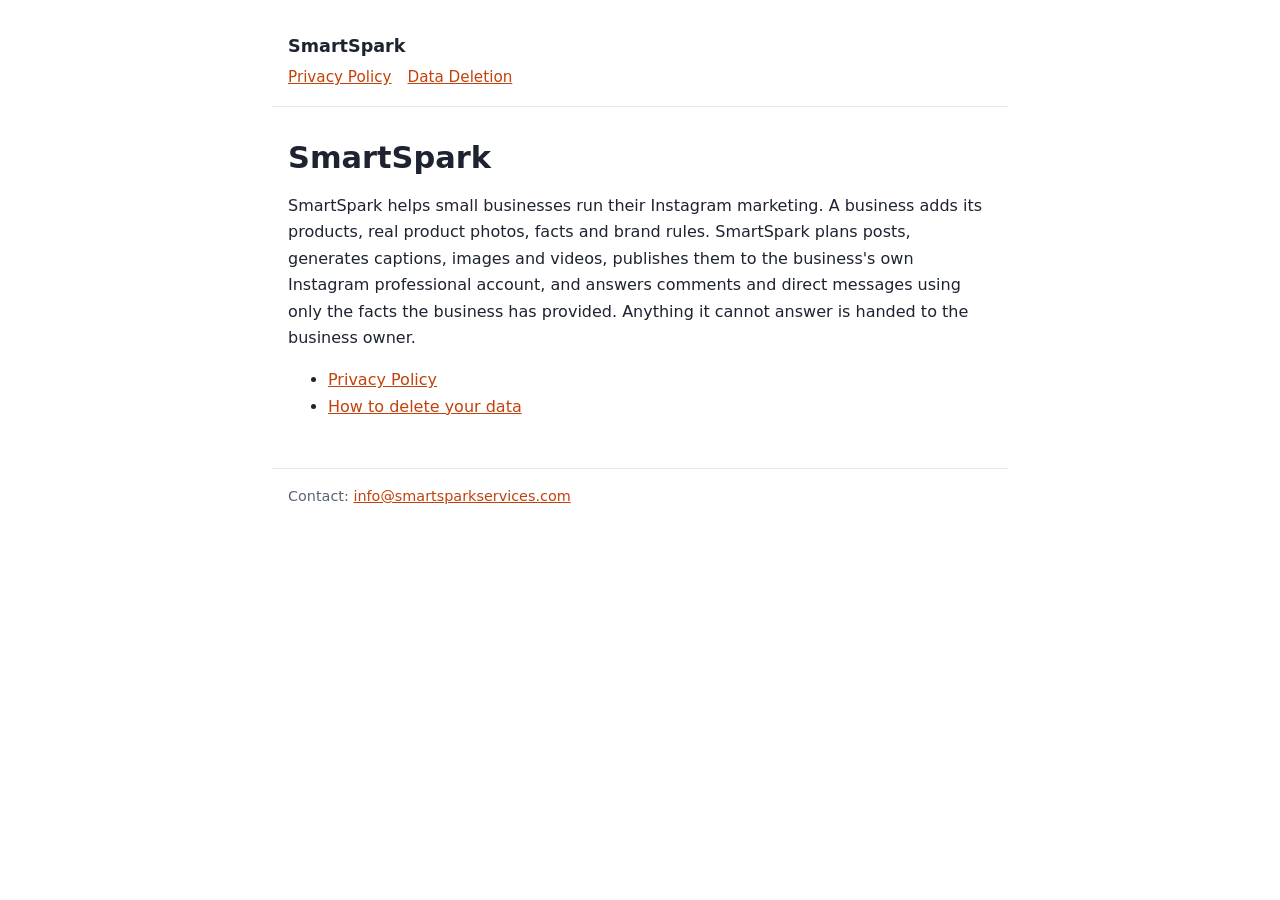
<file: index.html>
<!doctype html>
<html lang="en">
<head>
  <meta charset="utf-8">
  <meta name="viewport" content="width=device-width, initial-scale=1">
  <title>SmartSpark</title>
  <meta name="description" content="SmartSpark: AI-assisted Instagram marketing for small businesses.">
  <link rel="stylesheet" href="style.css">
</head>
<body>
  <header>
    <a class="brand" href="./">SmartSpark</a>
    <nav><a href="privacy/">Privacy Policy</a><a href="data-deletion/">Data Deletion</a></nav>
  </header>
  <main>
    <h1>SmartSpark</h1>
    <p>SmartSpark helps small businesses run their Instagram marketing. A business adds its
      products, real product photos, facts and brand rules. SmartSpark plans posts, generates
      captions, images and videos, publishes them to the business's own Instagram professional
      account, and answers comments and direct messages using only the facts the business has
      provided. Anything it cannot answer is handed to the business owner.</p>
    <ul>
      <li><a href="privacy/">Privacy Policy</a></li>
      <li><a href="data-deletion/">How to delete your data</a></li>
    </ul>
  </main>
  <footer>Contact: <a href="mailto:info@smartsparkservices.com">info@smartsparkservices.com</a></footer>
</body>
</html>
</file>
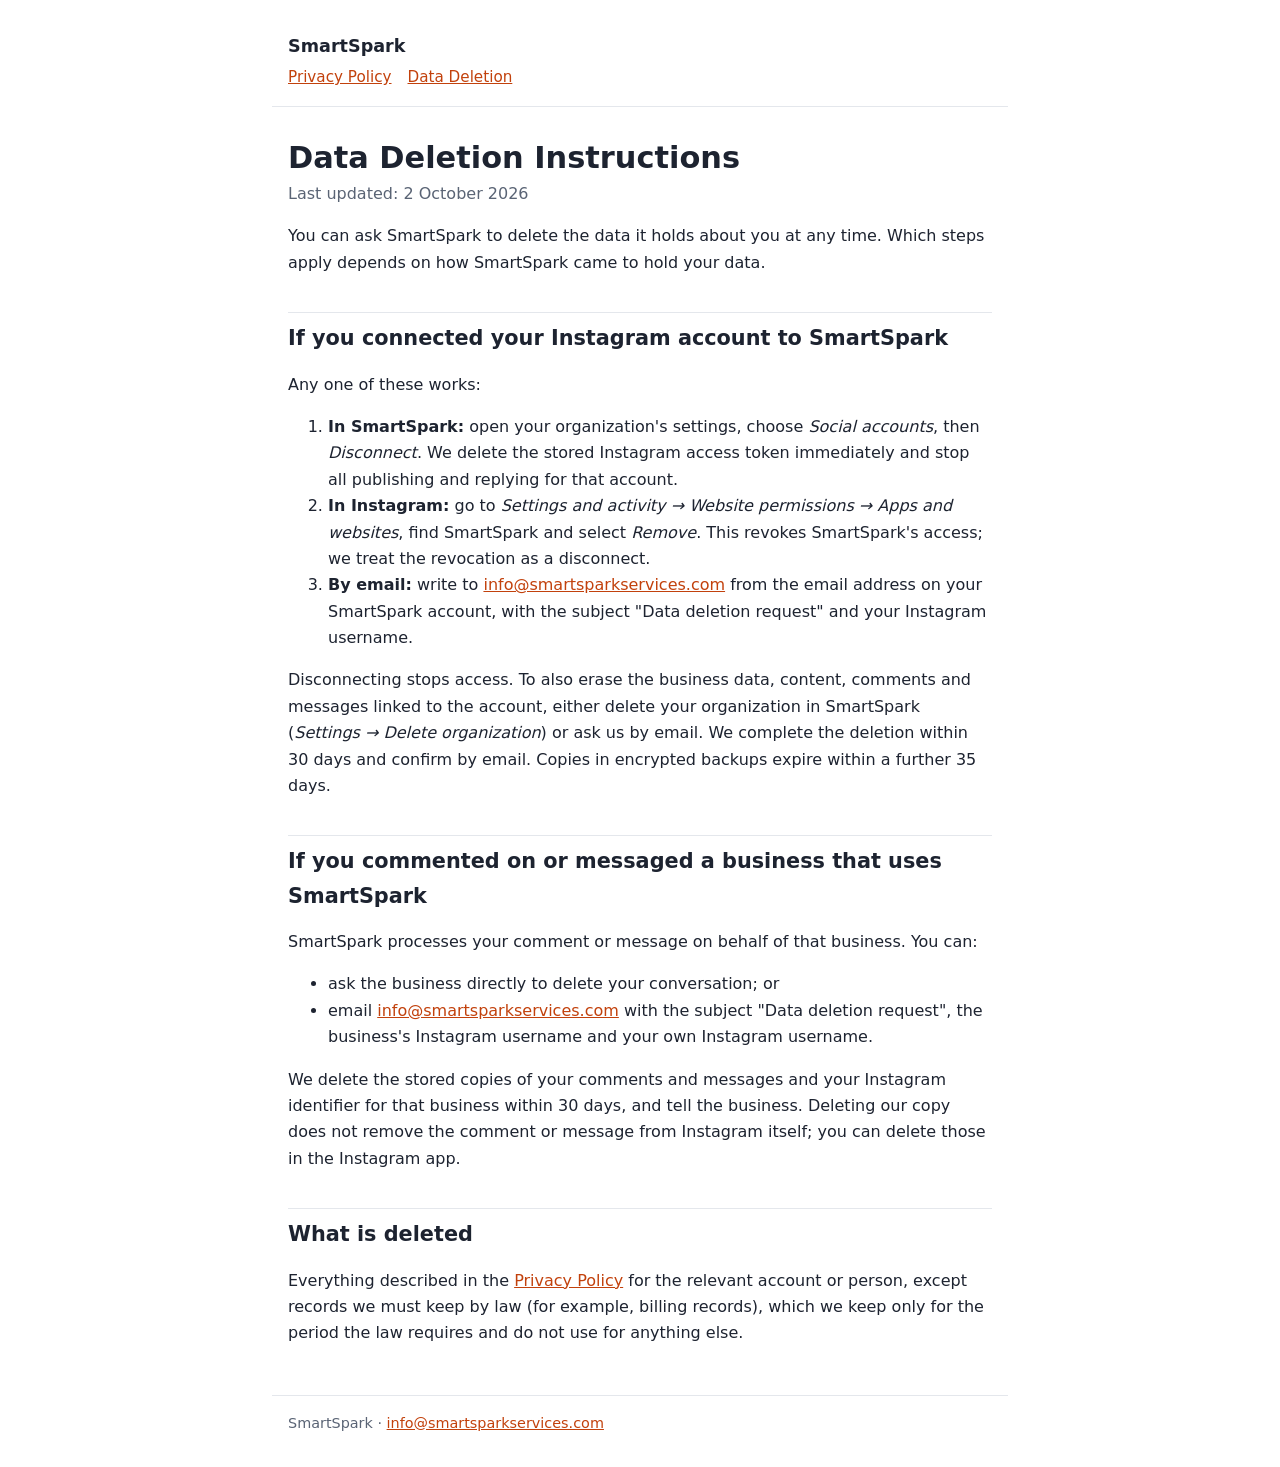
<file: data-deletion/index.html>
<!doctype html>
<html lang="en">
<head>
  <meta charset="utf-8">
  <meta name="viewport" content="width=device-width, initial-scale=1">
  <title>Data Deletion Instructions</title>
  <meta name="description" content="How to delete the data SmartSpark holds about you or your Instagram account.">
  <link rel="stylesheet" href="../style.css">
</head>
<body>
  <header>
    <a class="brand" href="../">SmartSpark</a>
    <nav><a href="../privacy/">Privacy Policy</a><a href="./">Data Deletion</a></nav>
  </header>
  <main>
    <h1>Data Deletion Instructions</h1>
    <p class="meta">Last updated: 2 October 2026</p>

    <p>You can ask SmartSpark to delete the data it holds about you at any time. Which steps
      apply depends on how SmartSpark came to hold your data.</p>

    <h2>If you connected your Instagram account to SmartSpark</h2>
    <p>Any one of these works:</p>
    <ol>
      <li><strong>In SmartSpark:</strong> open your organization's settings, choose
        <em>Social accounts</em>, then <em>Disconnect</em>. We delete the stored Instagram
        access token immediately and stop all publishing and replying for that account.</li>
      <li><strong>In Instagram:</strong> go to <em>Settings and activity → Website
        permissions → Apps and websites</em>, find SmartSpark and select <em>Remove</em>.
        This revokes SmartSpark's access; we treat the revocation as a disconnect.</li>
      <li><strong>By email:</strong> write to <a href="mailto:info@smartsparkservices.com">info@smartsparkservices.com</a>
        from the email address on your SmartSpark account, with the subject "Data deletion
        request" and your Instagram username.</li>
    </ol>
    <p>Disconnecting stops access. To also erase the business data, content, comments and
      messages linked to the account, either delete your organization in SmartSpark
      (<em>Settings → Delete organization</em>) or ask us by email. We complete the
      deletion within 30 days and confirm by email. Copies in encrypted backups expire
      within a further 35 days.</p>

    <h2>If you commented on or messaged a business that uses SmartSpark</h2>
    <p>SmartSpark processes your comment or message on behalf of that business. You can:</p>
    <ul>
      <li>ask the business directly to delete your conversation; or</li>
      <li>email <a href="mailto:info@smartsparkservices.com">info@smartsparkservices.com</a> with the subject "Data
        deletion request", the business's Instagram username and your own Instagram
        username.</li>
    </ul>
    <p>We delete the stored copies of your comments and messages and your Instagram
      identifier for that business within 30 days, and tell the business. Deleting our copy
      does not remove the comment or message from Instagram itself; you can delete those in
      the Instagram app.</p>

    <h2>What is deleted</h2>
    <p>Everything described in the <a href="../privacy/">Privacy Policy</a> for the relevant
      account or person, except records we must keep by law (for example, billing records),
      which we keep only for the period the law requires and do not use for anything else.</p>
  </main>
  <footer>SmartSpark · <a href="mailto:info@smartsparkservices.com">info@smartsparkservices.com</a></footer>
</body>
</html>
</file>
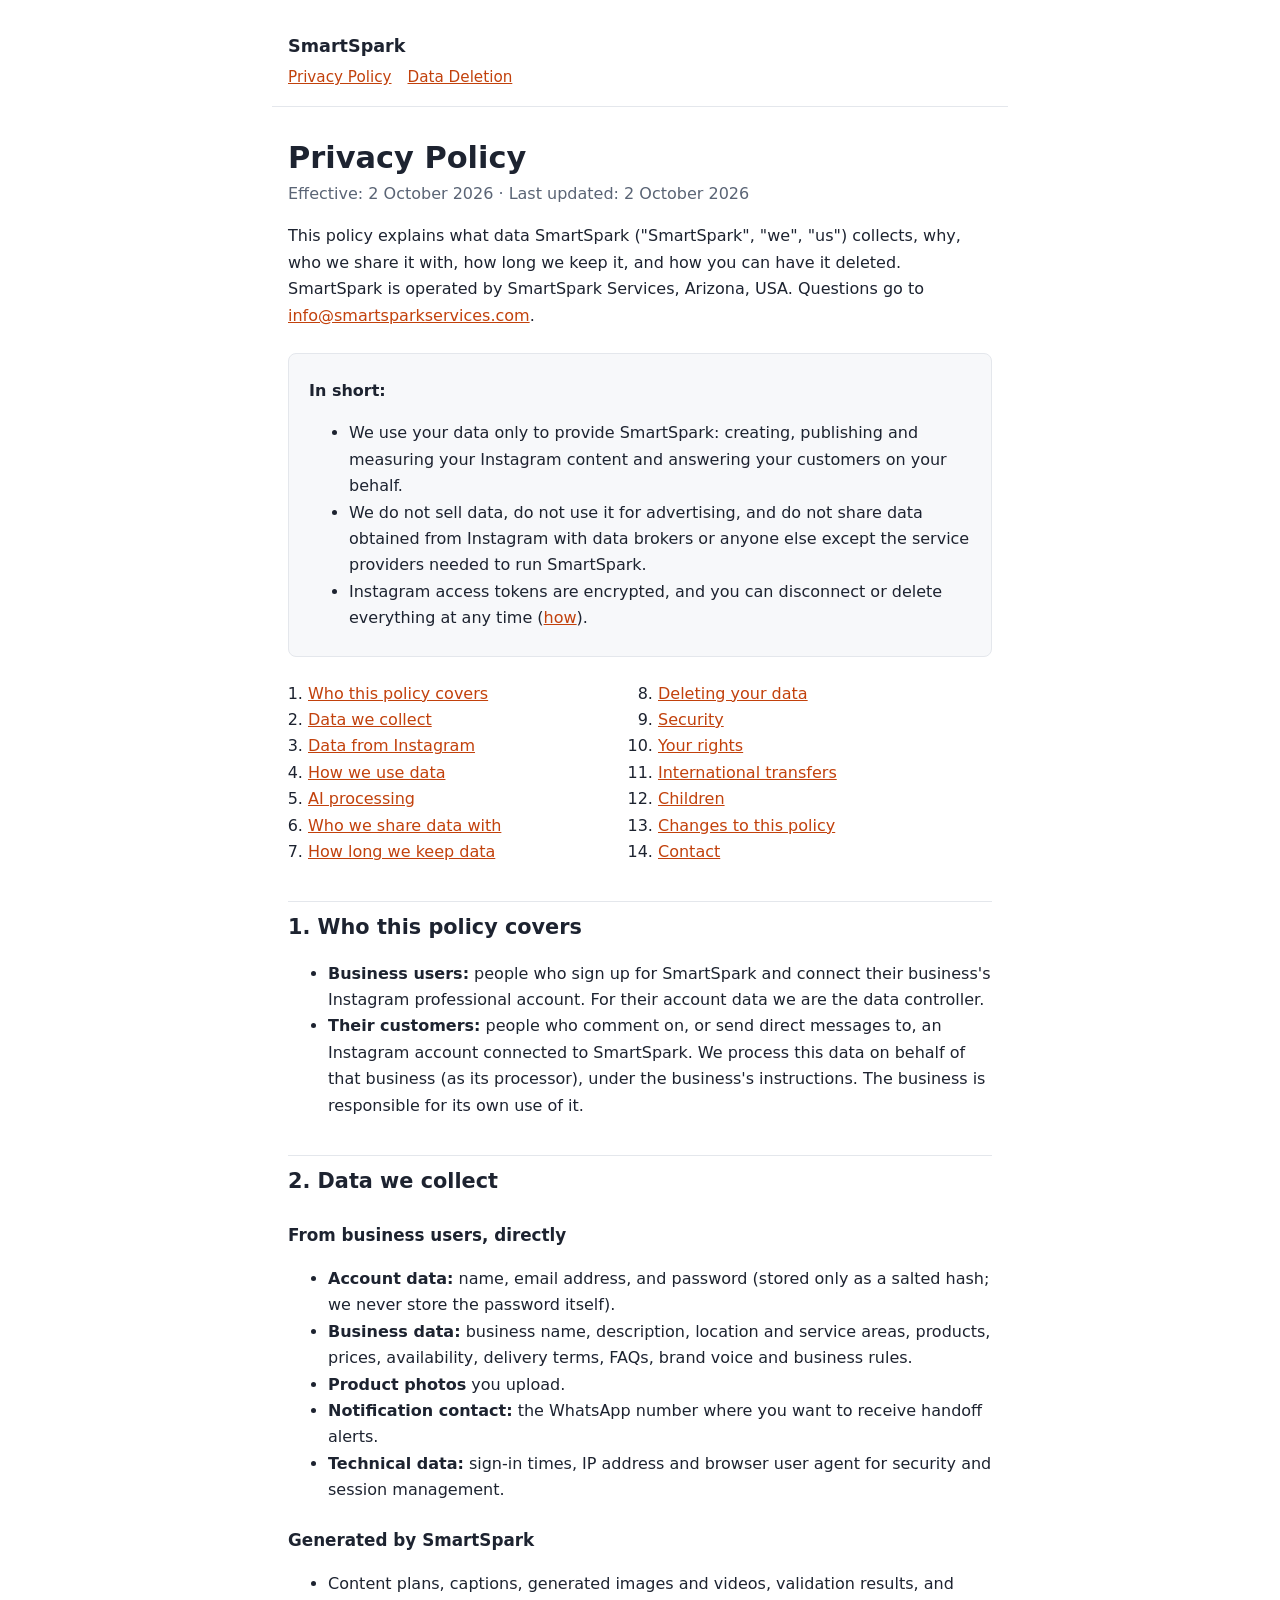
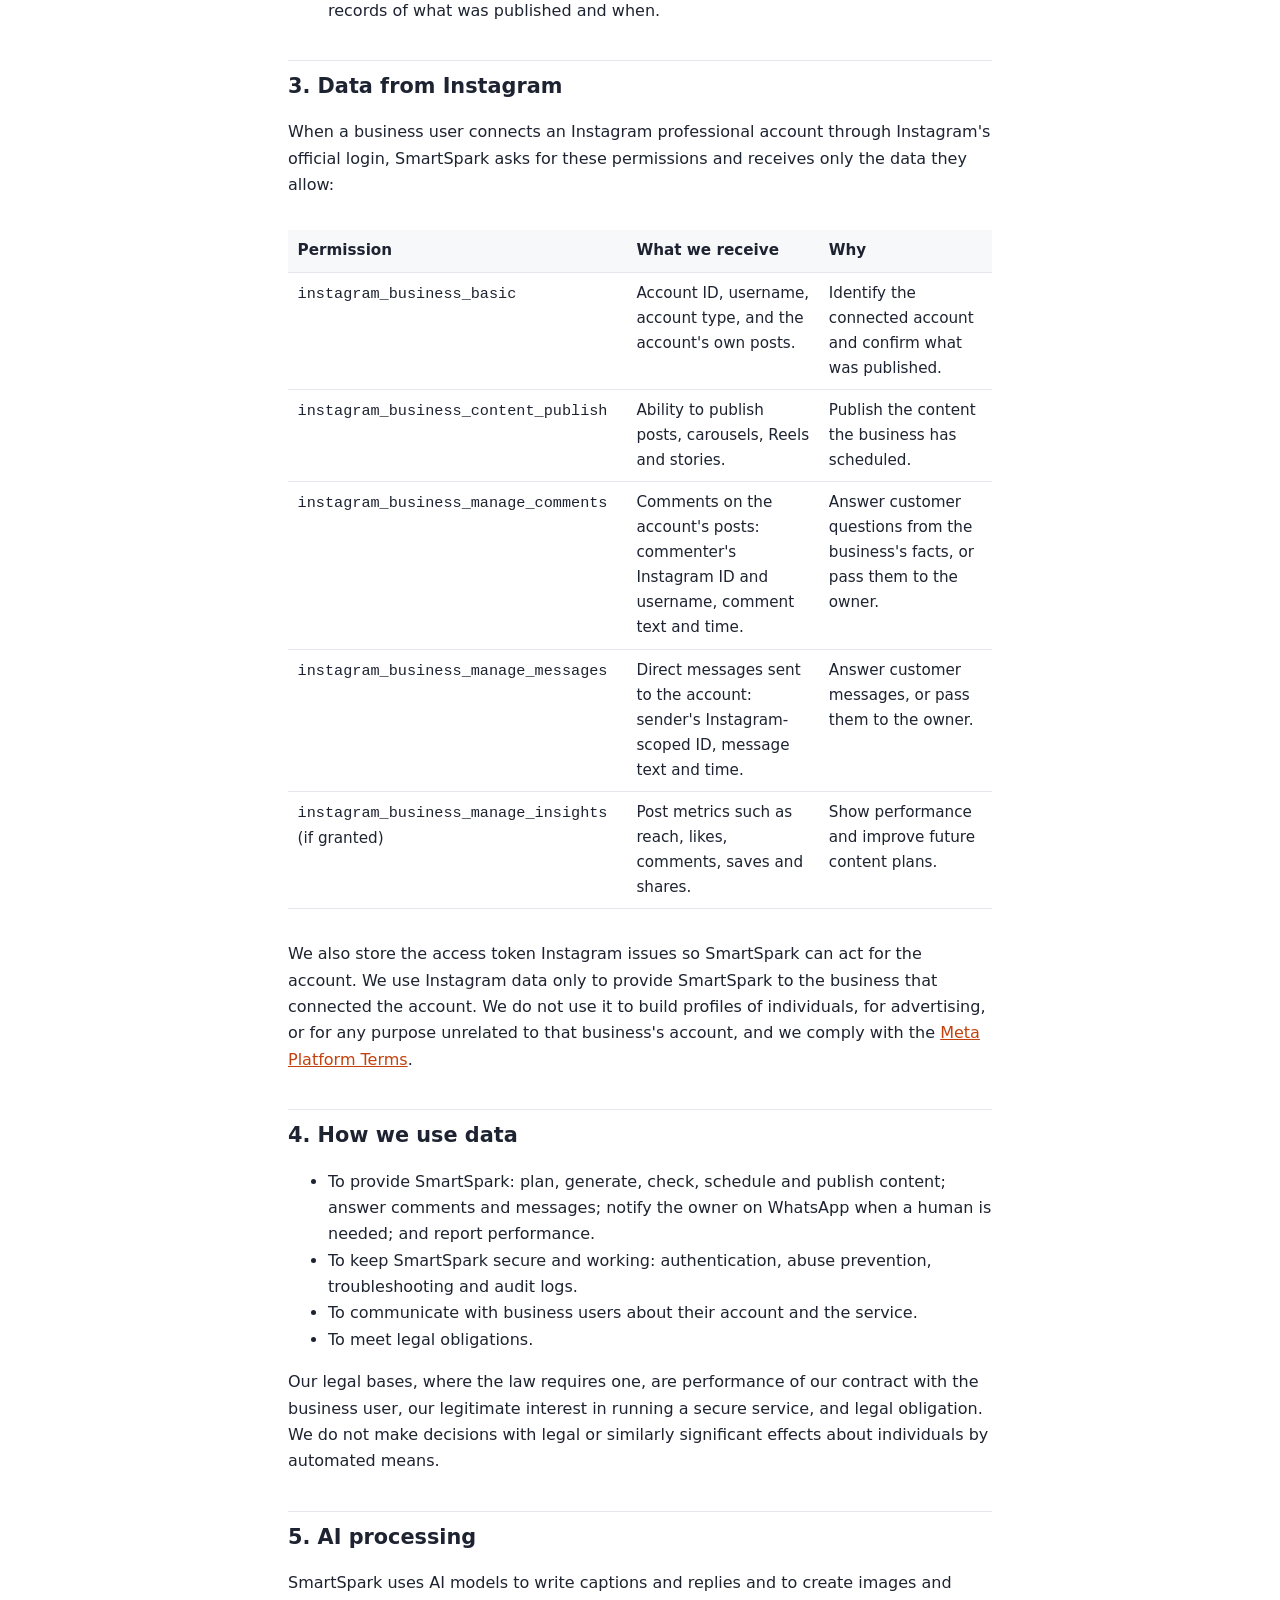
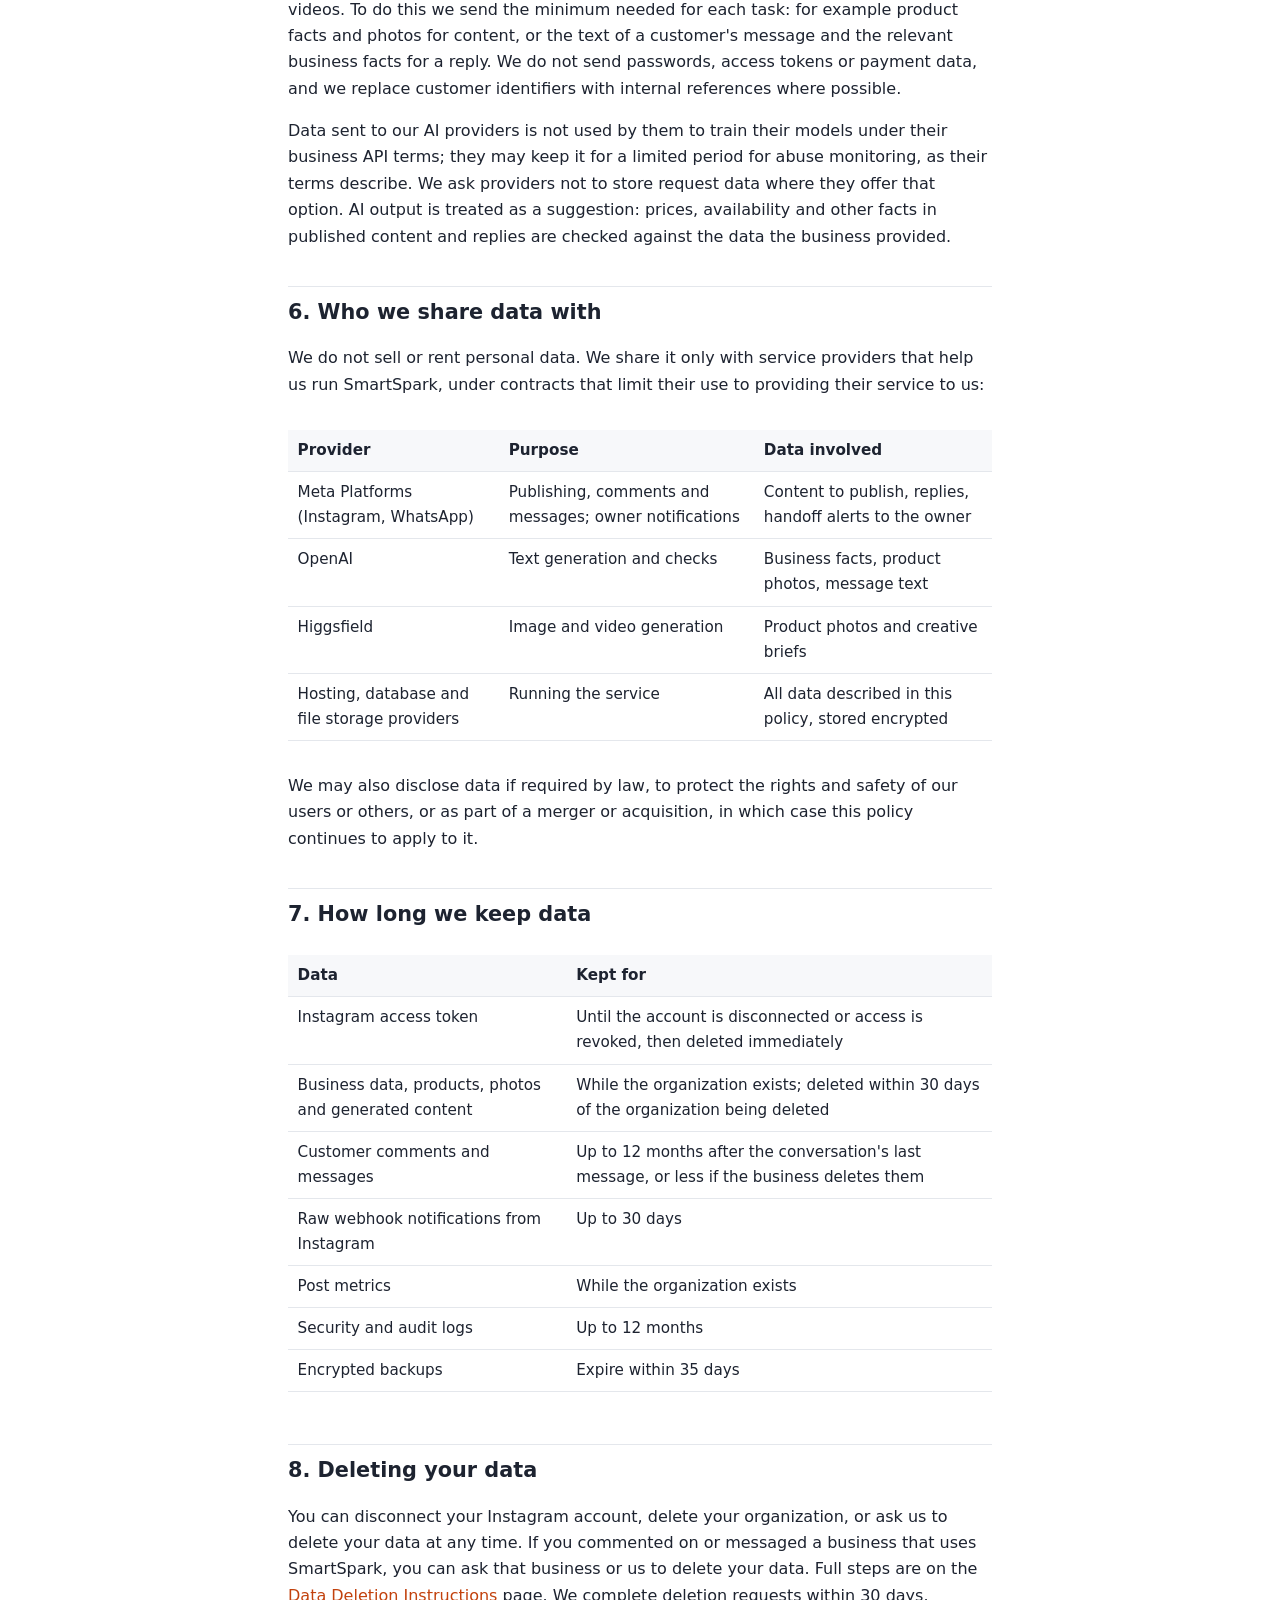
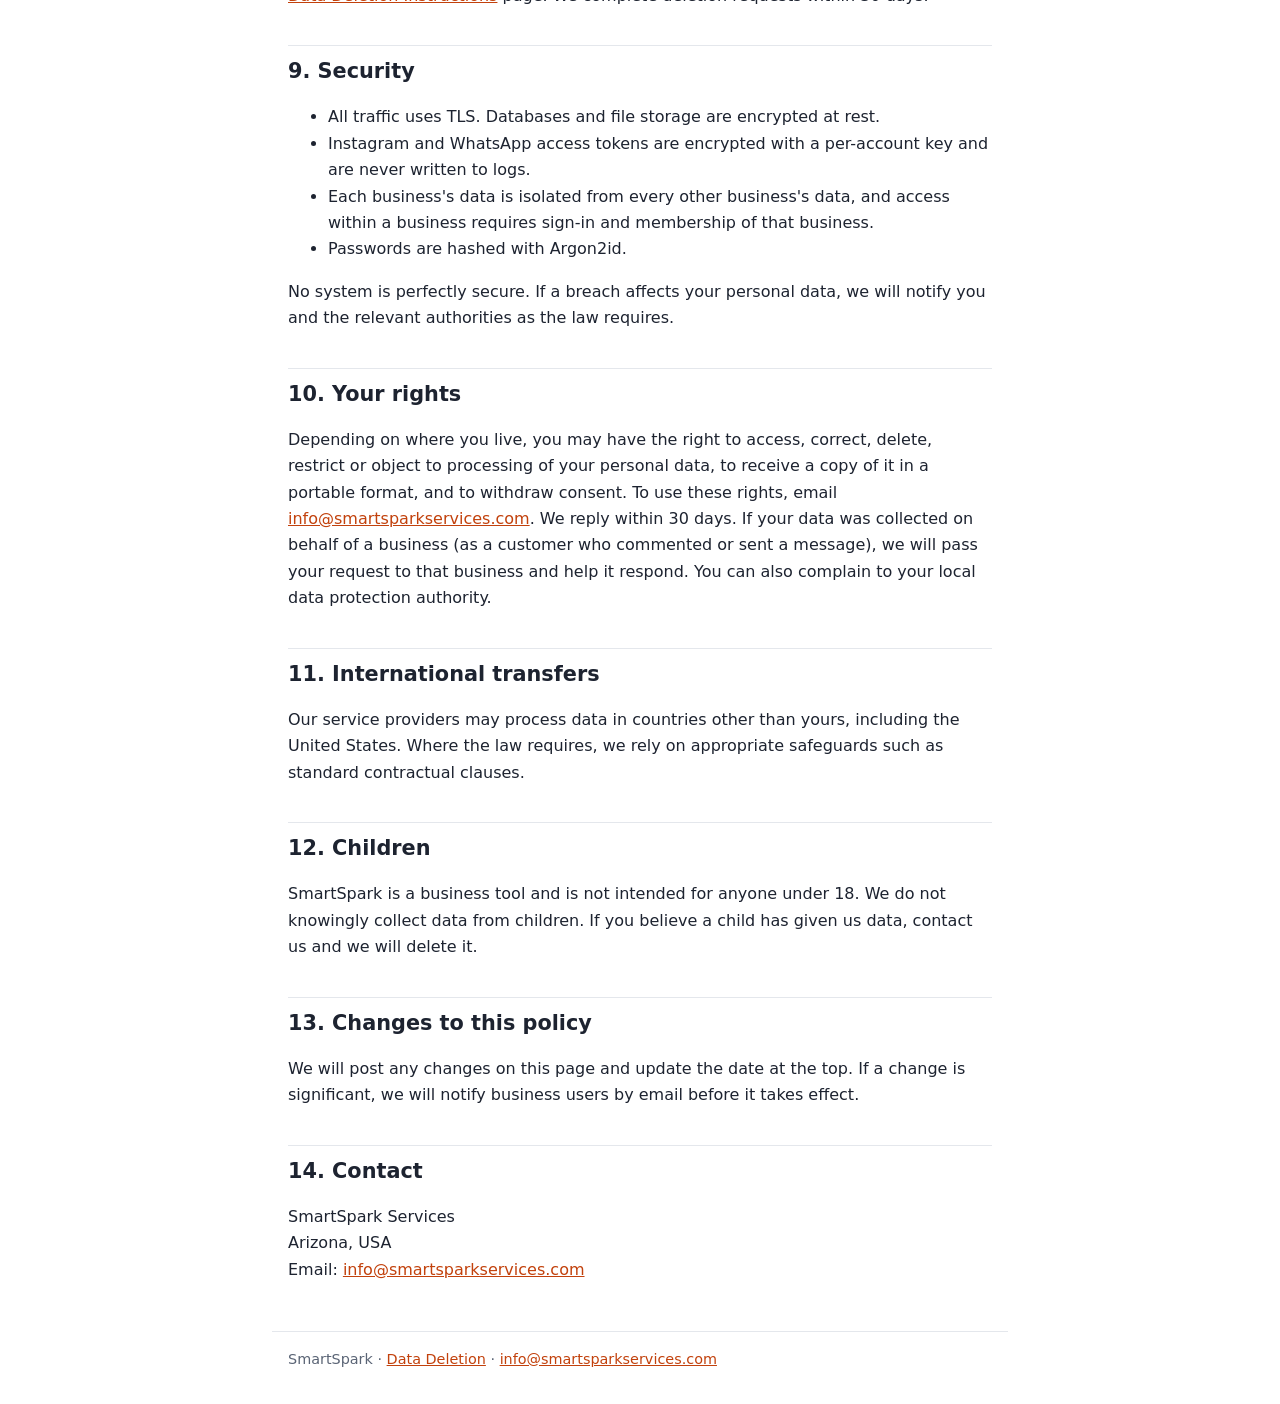
<file: privacy/index.html>
<!doctype html>
<html lang="en">
<head>
  <meta charset="utf-8">
  <meta name="viewport" content="width=device-width, initial-scale=1">
  <title>SmartSpark Privacy Policy</title>
  <meta name="description" content="How SmartSpark collects, uses, shares, keeps and deletes data, including data from Instagram.">
  <link rel="stylesheet" href="../style.css">
</head>
<body>
  <header>
    <a class="brand" href="../">SmartSpark</a>
    <nav><a href="./">Privacy Policy</a><a href="../data-deletion/">Data Deletion</a></nav>
  </header>
  <main>
    <h1>Privacy Policy</h1>
    <p class="meta">Effective: 2 October 2026 · Last updated: 2 October 2026</p>

    <p>This policy explains what data SmartSpark ("SmartSpark", "we", "us") collects, why,
      who we share it with, how long we keep it, and how you can have it deleted. SmartSpark
      is operated by SmartSpark Services, Arizona, USA. Questions go to
      <a href="mailto:info@smartsparkservices.com">info@smartsparkservices.com</a>.</p>

    <div class="summary">
      <p><strong>In short:</strong></p>
      <ul>
        <li>We use your data only to provide SmartSpark: creating, publishing and measuring
          your Instagram content and answering your customers on your behalf.</li>
        <li>We do not sell data, do not use it for advertising, and do not share data
          obtained from Instagram with data brokers or anyone else except the service
          providers needed to run SmartSpark.</li>
        <li>Instagram access tokens are encrypted, and you can disconnect or delete
          everything at any time (<a href="../data-deletion/">how</a>).</li>
      </ul>
    </div>

    <ol class="toc">
      <li><a href="#who">Who this policy covers</a></li>
      <li><a href="#collect">Data we collect</a></li>
      <li><a href="#instagram">Data from Instagram</a></li>
      <li><a href="#use">How we use data</a></li>
      <li><a href="#ai">AI processing</a></li>
      <li><a href="#share">Who we share data with</a></li>
      <li><a href="#retention">How long we keep data</a></li>
      <li><a href="#deletion">Deleting your data</a></li>
      <li><a href="#security">Security</a></li>
      <li><a href="#rights">Your rights</a></li>
      <li><a href="#transfers">International transfers</a></li>
      <li><a href="#children">Children</a></li>
      <li><a href="#changes">Changes to this policy</a></li>
      <li><a href="#contact">Contact</a></li>
    </ol>

    <h2 id="who">1. Who this policy covers</h2>
    <ul>
      <li><strong>Business users:</strong> people who sign up for SmartSpark and connect
        their business's Instagram professional account. For their account data we are the
        data controller.</li>
      <li><strong>Their customers:</strong> people who comment on, or send direct messages
        to, an Instagram account connected to SmartSpark. We process this data on behalf of
        that business (as its processor), under the business's instructions. The business
        is responsible for its own use of it.</li>
    </ul>

    <h2 id="collect">2. Data we collect</h2>
    <h3>From business users, directly</h3>
    <ul>
      <li><strong>Account data:</strong> name, email address, and password (stored only as
        a salted hash; we never store the password itself).</li>
      <li><strong>Business data:</strong> business name, description, location and service
        areas, products, prices, availability, delivery terms, FAQs, brand voice and
        business rules.</li>
      <li><strong>Product photos</strong> you upload.</li>
      <li><strong>Notification contact:</strong> the WhatsApp number where you want to
        receive handoff alerts.</li>
      <li><strong>Technical data:</strong> sign-in times, IP address and browser user agent
        for security and session management.</li>
    </ul>
    <h3>Generated by SmartSpark</h3>
    <ul>
      <li>Content plans, captions, generated images and videos, validation results, and
        records of what was published and when.</li>
    </ul>

    <h2 id="instagram">3. Data from Instagram</h2>
    <p>When a business user connects an Instagram professional account through Instagram's
      official login, SmartSpark asks for these permissions and receives only the data they
      allow:</p>
    <div class="table-wrap">
      <table>
        <thead><tr><th>Permission</th><th>What we receive</th><th>Why</th></tr></thead>
        <tbody>
          <tr>
            <td><code>instagram_business_basic</code></td>
            <td>Account ID, username, account type, and the account's own posts.</td>
            <td>Identify the connected account and confirm what was published.</td>
          </tr>
          <tr>
            <td><code>instagram_business_content_publish</code></td>
            <td>Ability to publish posts, carousels, Reels and stories.</td>
            <td>Publish the content the business has scheduled.</td>
          </tr>
          <tr>
            <td><code>instagram_business_manage_comments</code></td>
            <td>Comments on the account's posts: commenter's Instagram ID and username,
              comment text and time.</td>
            <td>Answer customer questions from the business's facts, or pass them to the
              owner.</td>
          </tr>
          <tr>
            <td><code>instagram_business_manage_messages</code></td>
            <td>Direct messages sent to the account: sender's Instagram-scoped ID, message
              text and time.</td>
            <td>Answer customer messages, or pass them to the owner.</td>
          </tr>
          <tr>
            <td><code>instagram_business_manage_insights</code> (if granted)</td>
            <td>Post metrics such as reach, likes, comments, saves and shares.</td>
            <td>Show performance and improve future content plans.</td>
          </tr>
        </tbody>
      </table>
    </div>
    <p>We also store the access token Instagram issues so SmartSpark can act for the
      account. We use Instagram data only to provide SmartSpark to the business that
      connected the account. We do not use it to build profiles of individuals, for
      advertising, or for any purpose unrelated to that business's account, and we comply
      with the <a href="https://developers.facebook.com/terms/">Meta Platform Terms</a>.</p>

    <h2 id="use">4. How we use data</h2>
    <ul>
      <li>To provide SmartSpark: plan, generate, check, schedule and publish content; answer
        comments and messages; notify the owner on WhatsApp when a human is needed; and
        report performance.</li>
      <li>To keep SmartSpark secure and working: authentication, abuse prevention,
        troubleshooting and audit logs.</li>
      <li>To communicate with business users about their account and the service.</li>
      <li>To meet legal obligations.</li>
    </ul>
    <p>Our legal bases, where the law requires one, are performance of our contract with the
      business user, our legitimate interest in running a secure service, and legal
      obligation. We do not make decisions with legal or similarly significant effects about
      individuals by automated means.</p>

    <h2 id="ai">5. AI processing</h2>
    <p>SmartSpark uses AI models to write captions and replies and to create images and
      videos. To do this we send the minimum needed for each task: for example product facts
      and photos for content, or the text of a customer's message and the relevant business
      facts for a reply. We do not send passwords, access tokens or payment data, and we
      replace customer identifiers with internal references where possible.</p>
    <p>Data sent to our AI providers is not used by them to train their models under their
      business API terms; they may keep it for a limited period for abuse monitoring, as
      their terms describe. We ask providers not to store request data where they offer that
      option. AI output is treated as a suggestion: prices, availability and other facts in
      published content and replies are checked against the data the business provided.</p>

    <h2 id="share">6. Who we share data with</h2>
    <p>We do not sell or rent personal data. We share it only with service providers that
      help us run SmartSpark, under contracts that limit their use to providing their
      service to us:</p>
    <div class="table-wrap">
      <table>
        <thead><tr><th>Provider</th><th>Purpose</th><th>Data involved</th></tr></thead>
        <tbody>
          <tr><td>Meta Platforms (Instagram, WhatsApp)</td>
            <td>Publishing, comments and messages; owner notifications</td>
            <td>Content to publish, replies, handoff alerts to the owner</td></tr>
          <tr><td>OpenAI</td><td>Text generation and checks</td>
            <td>Business facts, product photos, message text</td></tr>
          <tr><td>Higgsfield</td><td>Image and video generation</td>
            <td>Product photos and creative briefs</td></tr>
          <tr><td>Hosting, database and file storage providers</td>
            <td>Running the service</td><td>All data described in this policy, stored
            encrypted</td></tr>
        </tbody>
      </table>
    </div>
    <p>We may also disclose data if required by law, to protect the rights and safety of our
      users or others, or as part of a merger or acquisition, in which case this policy
      continues to apply to it.</p>

    <h2 id="retention">7. How long we keep data</h2>
    <div class="table-wrap">
      <table>
        <thead><tr><th>Data</th><th>Kept for</th></tr></thead>
        <tbody>
          <tr><td>Instagram access token</td>
            <td>Until the account is disconnected or access is revoked, then deleted
              immediately</td></tr>
          <tr><td>Business data, products, photos and generated content</td>
            <td>While the organization exists; deleted within 30 days of the organization
              being deleted</td></tr>
          <tr><td>Customer comments and messages</td>
            <td>Up to 12 months after the conversation's last message, or less if the
              business deletes them</td></tr>
          <tr><td>Raw webhook notifications from Instagram</td><td>Up to 30 days</td></tr>
          <tr><td>Post metrics</td><td>While the organization exists</td></tr>
          <tr><td>Security and audit logs</td><td>Up to 12 months</td></tr>
          <tr><td>Encrypted backups</td><td>Expire within 35 days</td></tr>
        </tbody>
      </table>
    </div>

    <h2 id="deletion">8. Deleting your data</h2>
    <p>You can disconnect your Instagram account, delete your organization, or ask us to
      delete your data at any time. If you commented on or messaged a business that uses
      SmartSpark, you can ask that business or us to delete your data. Full steps are on the
      <a href="../data-deletion/">Data Deletion Instructions</a> page. We complete deletion
      requests within 30 days.</p>

    <h2 id="security">9. Security</h2>
    <ul>
      <li>All traffic uses TLS. Databases and file storage are encrypted at rest.</li>
      <li>Instagram and WhatsApp access tokens are encrypted with a per-account key and are
        never written to logs.</li>
      <li>Each business's data is isolated from every other business's data, and access
        within a business requires sign-in and membership of that business.</li>
      <li>Passwords are hashed with Argon2id.</li>
    </ul>
    <p>No system is perfectly secure. If a breach affects your personal data, we will notify
      you and the relevant authorities as the law requires.</p>

    <h2 id="rights">10. Your rights</h2>
    <p>Depending on where you live, you may have the right to access, correct, delete,
      restrict or object to processing of your personal data, to receive a copy of it in a
      portable format, and to withdraw consent. To use these rights, email
      <a href="mailto:info@smartsparkservices.com">info@smartsparkservices.com</a>. We reply within 30 days. If your data
      was collected on behalf of a business (as a customer who commented or sent a message),
      we will pass your request to that business and help it respond. You can also complain
      to your local data protection authority.</p>

    <h2 id="transfers">11. International transfers</h2>
    <p>Our service providers may process data in countries other than yours, including the
      United States. Where the law requires, we rely on appropriate safeguards such as
      standard contractual clauses.</p>

    <h2 id="children">12. Children</h2>
    <p>SmartSpark is a business tool and is not intended for anyone under 18. We do not
      knowingly collect data from children. If you believe a child has given us data,
      contact us and we will delete it.</p>

    <h2 id="changes">13. Changes to this policy</h2>
    <p>We will post any changes on this page and update the date at the top. If a change is
      significant, we will notify business users by email before it takes effect.</p>

    <h2 id="contact">14. Contact</h2>
    <p>SmartSpark Services<br>
      Arizona, USA<br>
      Email: <a href="mailto:info@smartsparkservices.com">info@smartsparkservices.com</a></p>
  </main>
  <footer>SmartSpark · <a href="../data-deletion/">Data Deletion</a> ·
    <a href="mailto:info@smartsparkservices.com">info@smartsparkservices.com</a></footer>
</body>
</html>
</file>
<file: style.css>
:root {
  --bg: #ffffff;
  --fg: #1d2330;
  --muted: #5a6475;
  --accent: #c2410c;
  --rule: #e4e7ec;
  --panel: #f7f8fa;
}

@media (prefers-color-scheme: dark) {
  :root {
    --bg: #12151b;
    --fg: #e6e9ef;
    --muted: #9aa3b2;
    --accent: #fb923c;
    --rule: #2a2f3a;
    --panel: #1a1e26;
  }
}

* { box-sizing: border-box; }

body {
  margin: 0;
  background: var(--bg);
  color: var(--fg);
  font: 16px/1.65 system-ui, -apple-system, "Segoe UI", Roboto, sans-serif;
}

header, main, footer {
  max-width: 46rem;
  margin: 0 auto;
  padding: 0 16px;
}

header {
  padding-top: 2rem;
  padding-bottom: 1rem;
  border-bottom: 1px solid var(--rule);
}

header a.brand {
  color: var(--fg);
  font-weight: 700;
  text-decoration: none;
  font-size: 1.1rem;
}

header nav { margin-top: .25rem; font-size: .95rem; }
header nav a { margin-right: 1rem; }

h1 { font-size: 1.9rem; line-height: 1.25; margin: 2rem 0 .25rem; }
h2 { font-size: 1.3rem; margin: 2.25rem 0 .5rem; padding-top: .5rem; border-top: 1px solid var(--rule); }
h3 { font-size: 1.05rem; margin: 1.5rem 0 .25rem; }

a { color: var(--accent); }
.meta { color: var(--muted); margin-top: 0; }

.summary {
  background: var(--panel);
  border: 1px solid var(--rule);
  border-radius: 8px;
  padding: .5rem 1.25rem;
  margin: 1.5rem 0;
}

table { width: 100%; border-collapse: collapse; margin: 1rem 0; font-size: .95rem; }
th, td { text-align: left; vertical-align: top; padding: .5rem .6rem; border-bottom: 1px solid var(--rule); }
th { background: var(--panel); }
.table-wrap { overflow-x: auto; }

ol.toc { columns: 2 14rem; padding-left: 1.25rem; }

footer {
  margin-top: 3rem;
  padding-top: 1rem;
  padding-bottom: 2rem;
  border-top: 1px solid var(--rule);
  color: var(--muted);
  font-size: .9rem;
}
</file>
